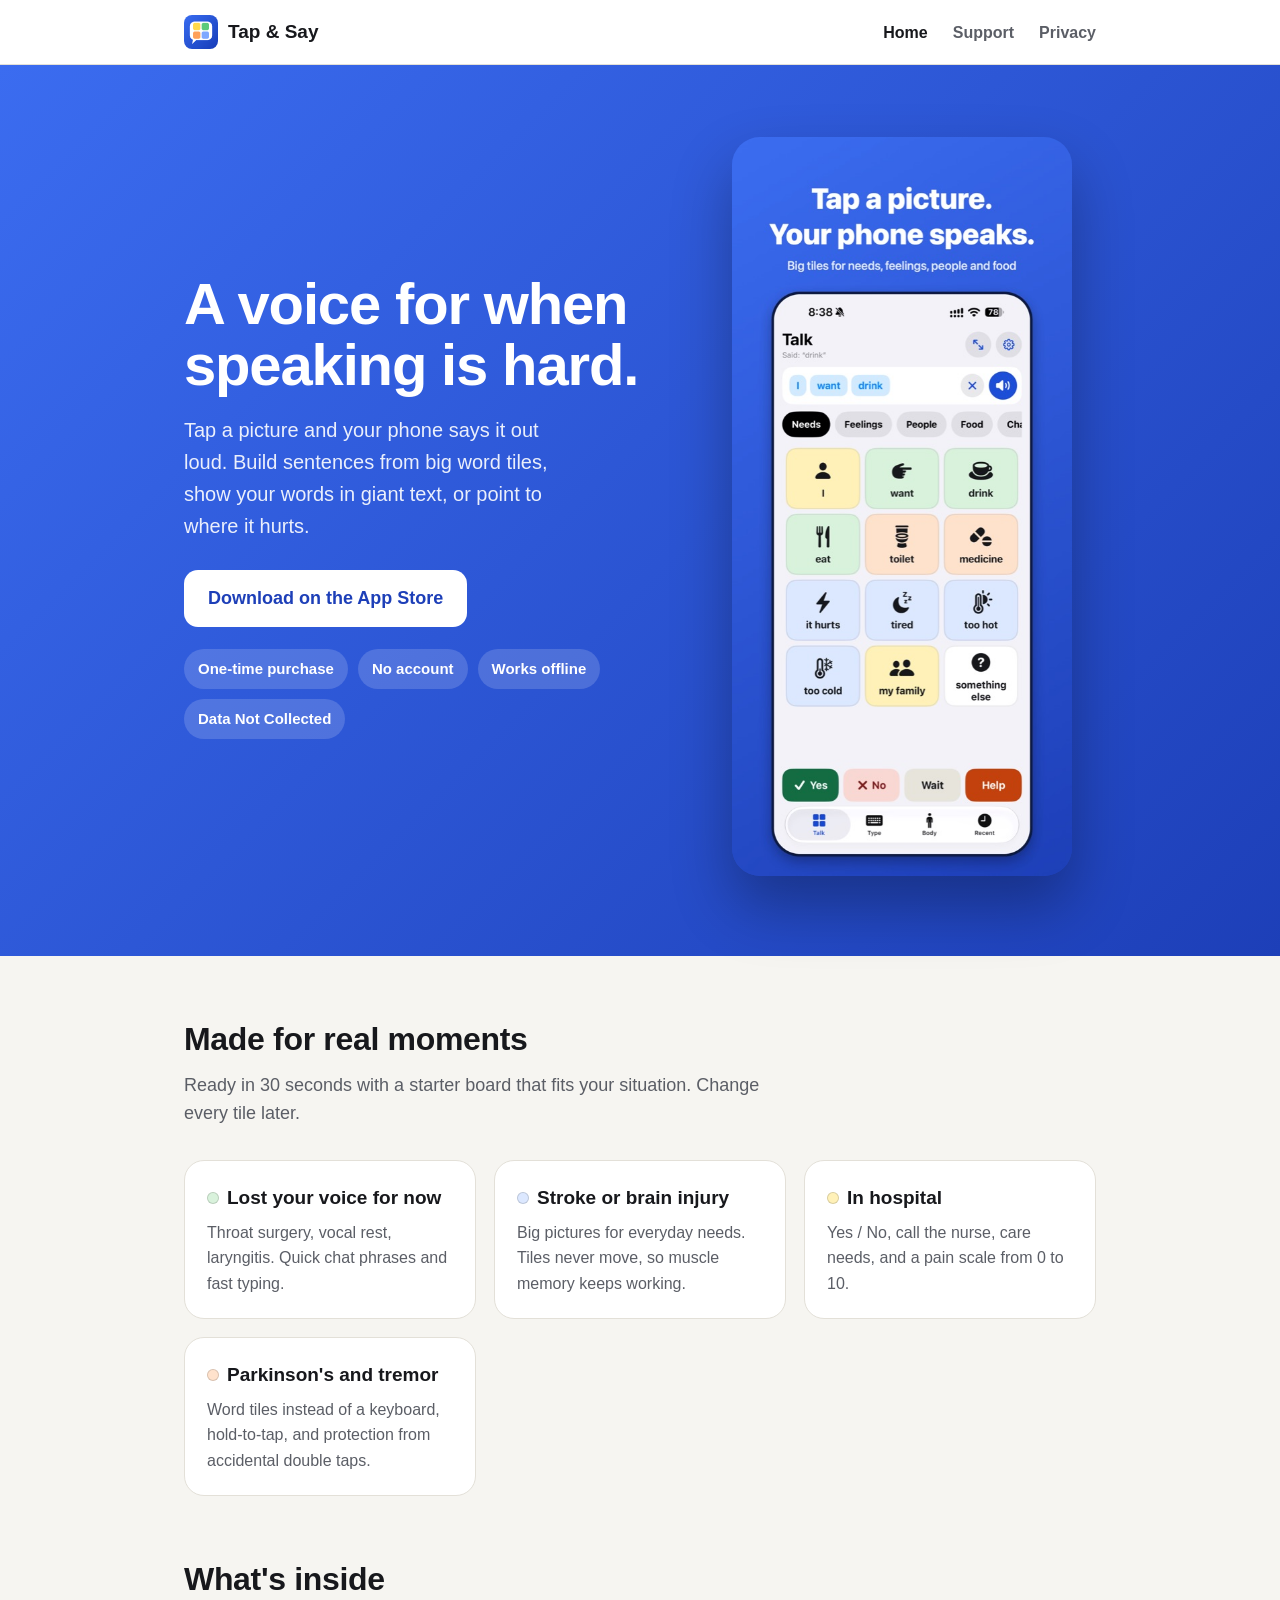
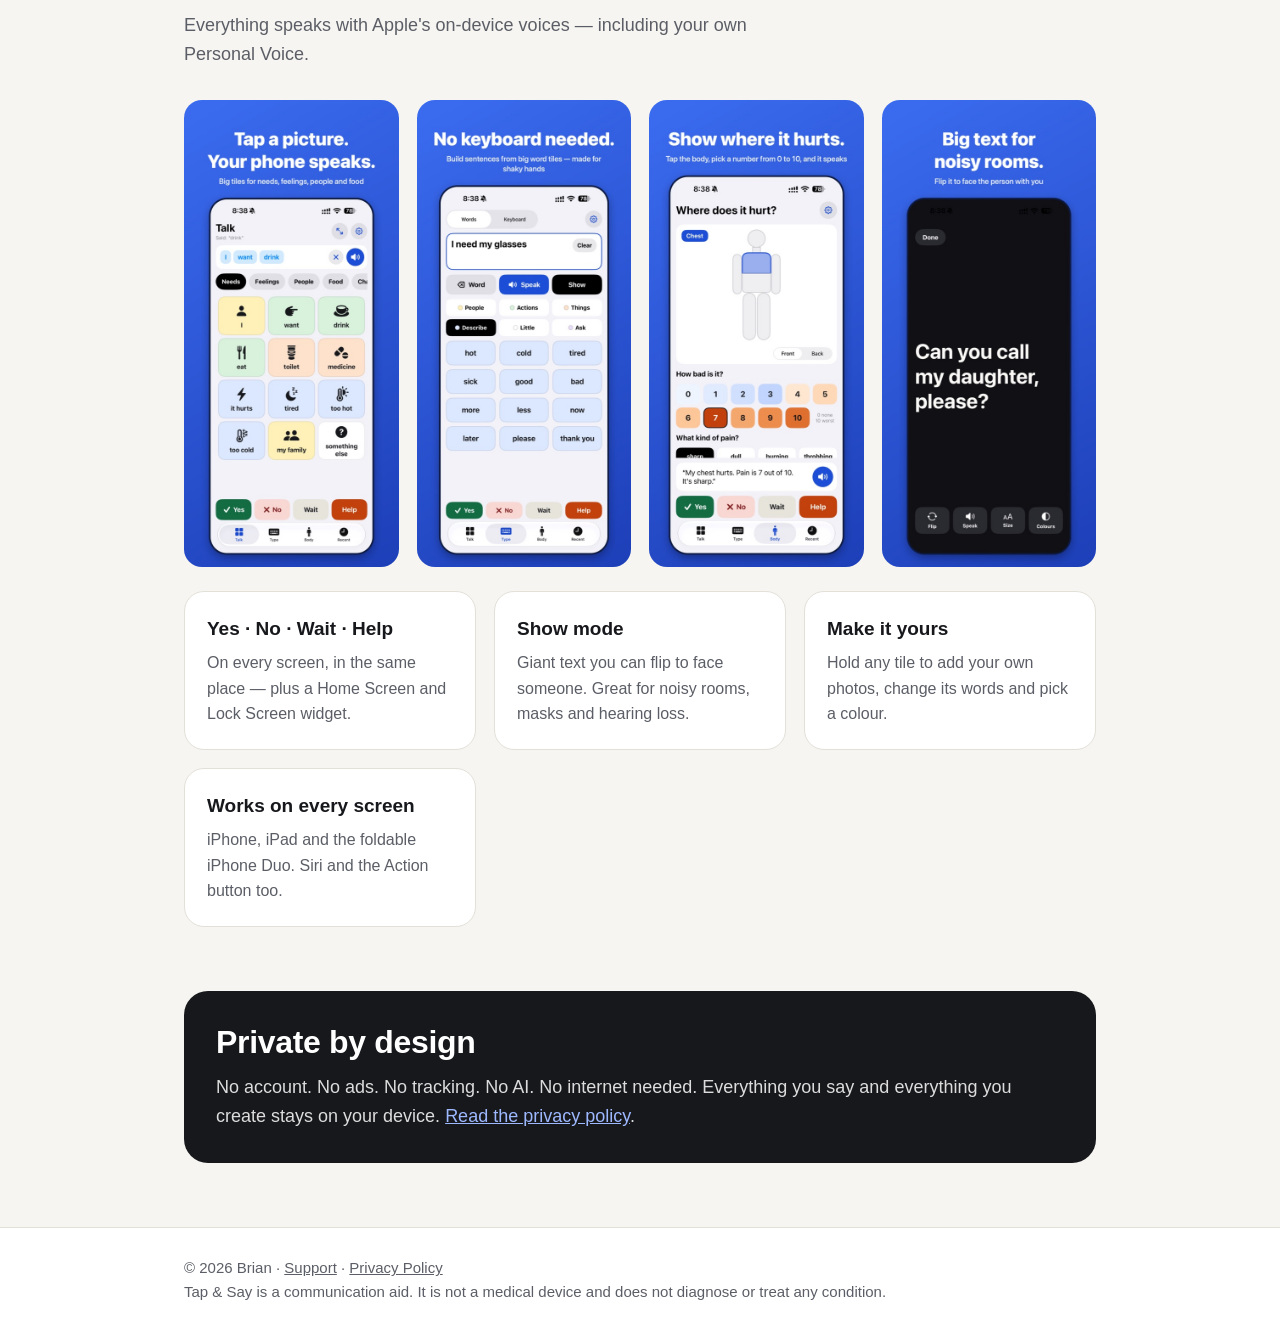
<file: index.html>
<!doctype html>
<html lang="en">
<head>
  <meta charset="utf-8">
  <meta name="viewport" content="width=device-width, initial-scale=1">
  <title>Tap &amp; Say — a talking board for when speaking is hard</title>
  <meta name="description" content="Tap & Say gives you a voice when speaking is hard. Picture tiles that speak in one tap, a word builder for shaky hands, and a pain board. No account, no ads, nothing leaves your phone.">
  <link rel="icon" href="images/icon.png">
  <link rel="apple-touch-icon" href="images/icon.png">
  <link rel="stylesheet" href="style.css">
</head>
<body>
  <header class="site-header">
    <div class="wrap">
      <a class="brand" href="./"><img src="images/icon.png" alt="">Tap &amp; Say</a>
      <nav aria-label="Main">
        <a href="./" aria-current="page">Home</a>
        <a href="support.html">Support</a>
        <a href="privacy.html">Privacy</a>
      </nav>
    </div>
  </header>

  <main>
    <div class="hero">
      <div class="wrap">
        <div>
          <h1>A voice for when speaking is hard.</h1>
          <p>Tap a picture and your phone says it out loud. Build sentences from big word tiles, show your words in giant text, or point to where it hurts.</p>
          <a class="cta" href="https://apps.apple.com/app/id6839189055">Download on the App Store</a>
          <div class="badges">
            <span class="badge">One-time purchase</span>
            <span class="badge">No account</span>
            <span class="badge">Works offline</span>
            <span class="badge">Data Not Collected</span>
          </div>
        </div>
        <img src="images/01-talk.jpg" alt="The Talk board: picture tiles for I, want, drink, eat, toilet, medicine and more, with Yes, No, Wait and Help buttons.">
      </div>
    </div>

    <section>
      <div class="wrap">
        <h2>Made for real moments</h2>
        <p class="lead">Ready in 30 seconds with a starter board that fits your situation. Change every tile later.</p>
        <div class="grid">
          <div class="card"><h3><span class="dot" style="background:var(--green)"></span>Lost your voice for now</h3><p>Throat surgery, vocal rest, laryngitis. Quick chat phrases and fast typing.</p></div>
          <div class="card"><h3><span class="dot" style="background:var(--sky)"></span>Stroke or brain injury</h3><p>Big pictures for everyday needs. Tiles never move, so muscle memory keeps working.</p></div>
          <div class="card"><h3><span class="dot" style="background:var(--yellow)"></span>In hospital</h3><p>Yes / No, call the nurse, care needs, and a pain scale from 0 to 10.</p></div>
          <div class="card"><h3><span class="dot" style="background:var(--orange)"></span>Parkinson's and tremor</h3><p>Word tiles instead of a keyboard, hold-to-tap, and protection from accidental double taps.</p></div>
        </div>
      </div>
    </section>

    <section style="padding-top:0">
      <div class="wrap">
        <h2>What's inside</h2>
        <p class="lead">Everything speaks with Apple's on-device voices — including your own Personal Voice.</p>
        <div class="shots">
          <img src="images/01-talk.jpg" alt="Talk board with picture tiles that speak in one tap.">
          <img src="images/02-words.jpg" alt="Word builder: big word tiles to build a sentence without a keyboard.">
          <img src="images/03-body.jpg" alt="Body and pain: tap where it hurts and choose a number from 0 to 10.">
          <img src="images/04-show.jpg" alt="Show mode: giant text to show the person you're talking to.">
        </div>
        <div class="grid" style="margin-top:24px">
          <div class="card"><h3>Yes · No · Wait · Help</h3><p>On every screen, in the same place — plus a Home Screen and Lock Screen widget.</p></div>
          <div class="card"><h3>Show mode</h3><p>Giant text you can flip to face someone. Great for noisy rooms, masks and hearing loss.</p></div>
          <div class="card"><h3>Make it yours</h3><p>Hold any tile to add your own photos, change its words and pick a colour.</p></div>
          <div class="card"><h3>Works on every screen</h3><p>iPhone, iPad and the foldable iPhone Duo. Siri and the Action button too.</p></div>
        </div>
      </div>
    </section>

    <section style="padding-top:0">
      <div class="wrap">
        <div class="privacy-box">
          <h2>Private by design</h2>
          <p>No account. No ads. No tracking. No AI. No internet needed. Everything you say and everything you create stays on your device. <a href="privacy.html">Read the privacy policy</a>.</p>
        </div>
      </div>
    </section>
  </main>

  <footer>
    <div class="wrap">© 2026 Brian · <a href="support.html">Support</a> · <a href="privacy.html">Privacy Policy</a><br>Tap &amp; Say is a communication aid. It is not a medical device and does not diagnose or treat any condition.</div>
  </footer>
</body>
</html>
</file>
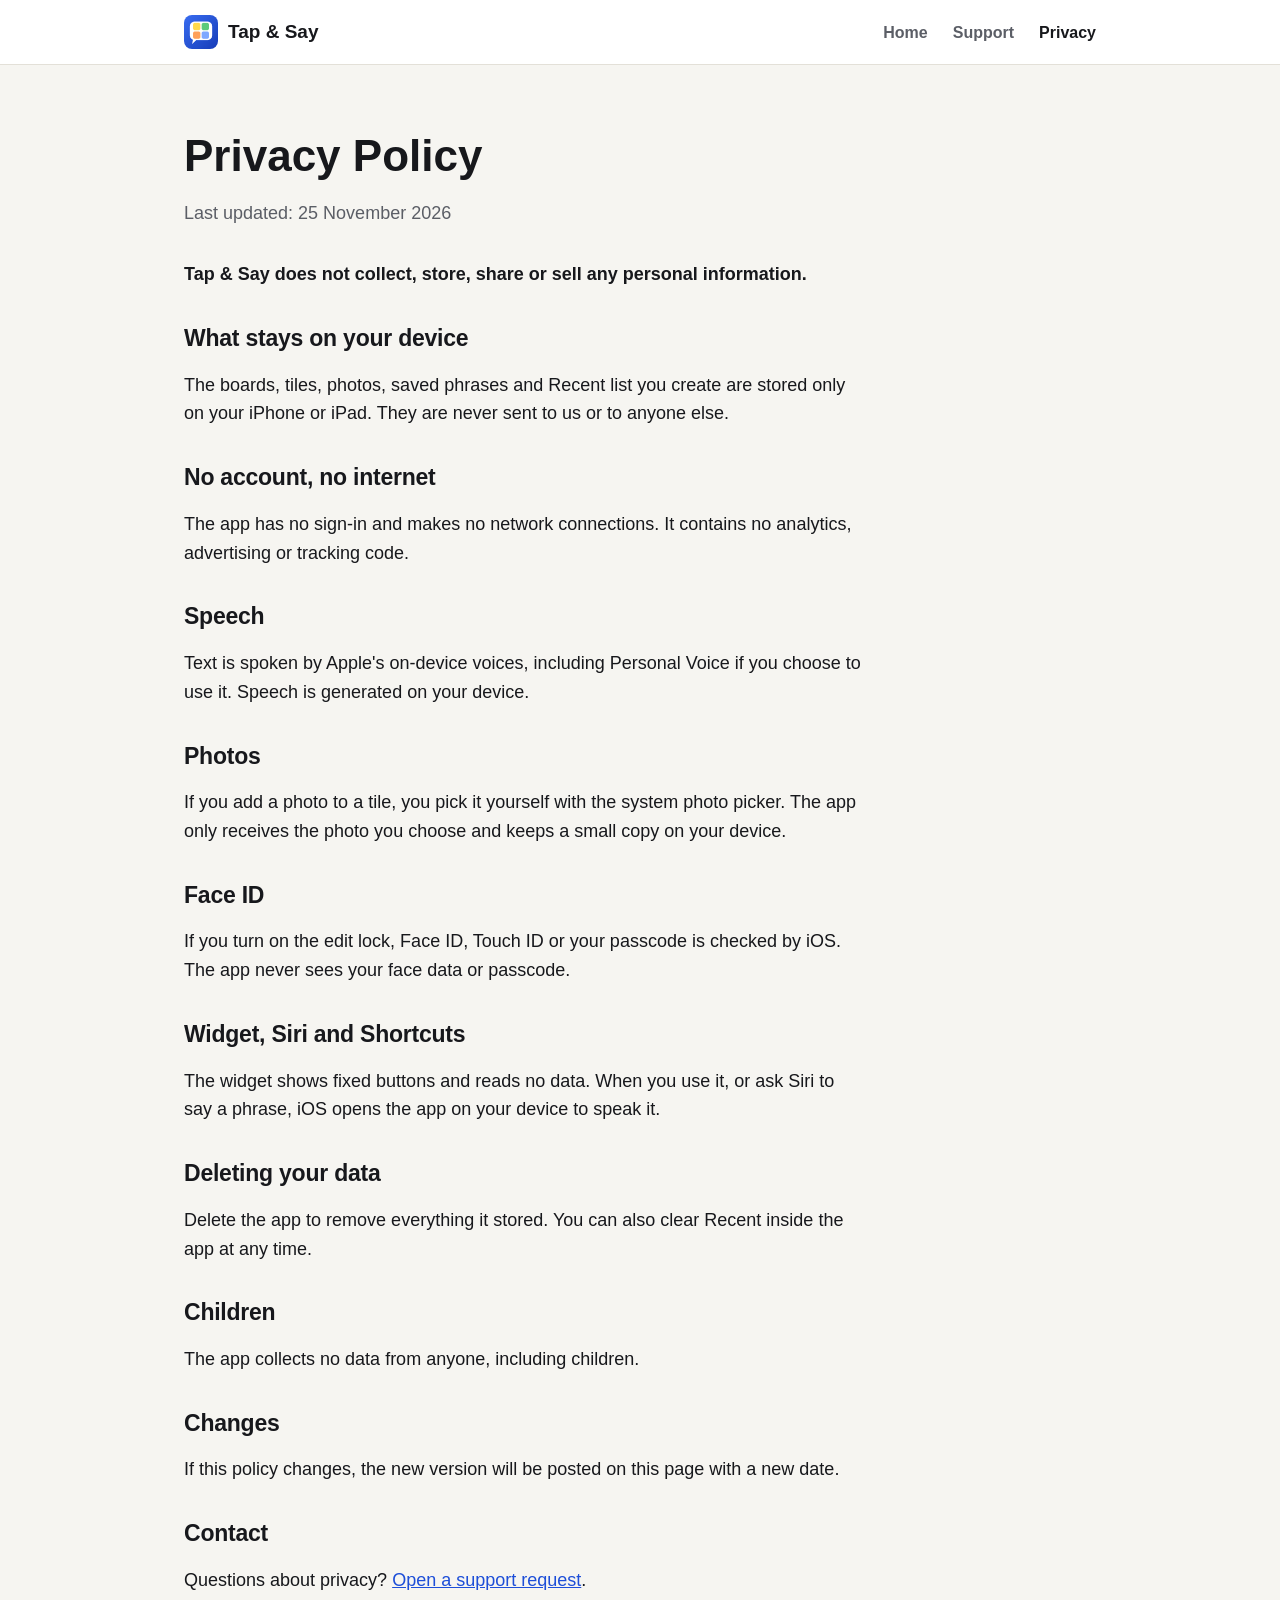
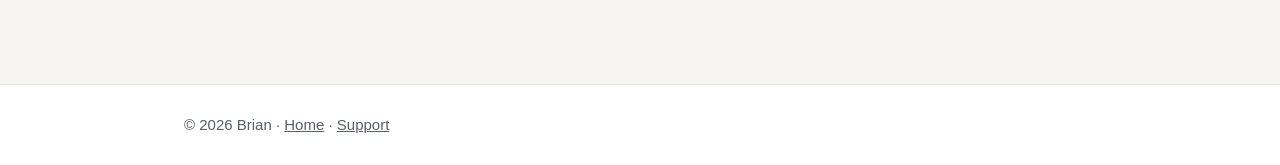
<file: privacy.html>
<!doctype html>
<html lang="en">
<head>
  <meta charset="utf-8">
  <meta name="viewport" content="width=device-width, initial-scale=1">
  <title>Privacy Policy — Tap &amp; Say</title>
  <link rel="icon" href="images/icon.png">
  <link rel="stylesheet" href="style.css">
</head>
<body>
  <header class="site-header">
    <div class="wrap">
      <a class="brand" href="./"><img src="images/icon.png" alt="">Tap &amp; Say</a>
      <nav aria-label="Main">
        <a href="./">Home</a>
        <a href="support.html">Support</a>
        <a href="privacy.html" aria-current="page">Privacy</a>
      </nav>
    </div>
  </header>

  <main class="page">
    <div class="wrap">
      <h1>Privacy Policy</h1>
      <p class="updated">Last updated: 25 November 2026</p>

      <p><strong>Tap &amp; Say does not collect, store, share or sell any personal information.</strong></p>

      <h2>What stays on your device</h2>
      <p>The boards, tiles, photos, saved phrases and Recent list you create are stored only on your iPhone or iPad. They are never sent to us or to anyone else.</p>

      <h2>No account, no internet</h2>
      <p>The app has no sign-in and makes no network connections. It contains no analytics, advertising or tracking code.</p>

      <h2>Speech</h2>
      <p>Text is spoken by Apple's on-device voices, including Personal Voice if you choose to use it. Speech is generated on your device.</p>

      <h2>Photos</h2>
      <p>If you add a photo to a tile, you pick it yourself with the system photo picker. The app only receives the photo you choose and keeps a small copy on your device.</p>

      <h2>Face ID</h2>
      <p>If you turn on the edit lock, Face ID, Touch ID or your passcode is checked by iOS. The app never sees your face data or passcode.</p>

      <h2>Widget, Siri and Shortcuts</h2>
      <p>The widget shows fixed buttons and reads no data. When you use it, or ask Siri to say a phrase, iOS opens the app on your device to speak it.</p>

      <h2>Deleting your data</h2>
      <p>Delete the app to remove everything it stored. You can also clear Recent inside the app at any time.</p>

      <h2>Children</h2>
      <p>The app collects no data from anyone, including children.</p>

      <h2>Changes</h2>
      <p>If this policy changes, the new version will be posted on this page with a new date.</p>

      <h2>Contact</h2>
      <p>Questions about privacy? <a href="https://github.com/echorest86/tapsay/issues/new">Open a support request</a>.</p>
    </div>
  </main>

  <footer>
    <div class="wrap">© 2026 Brian · <a href="./">Home</a> · <a href="support.html">Support</a></div>
  </footer>
</body>
</html>
</file>
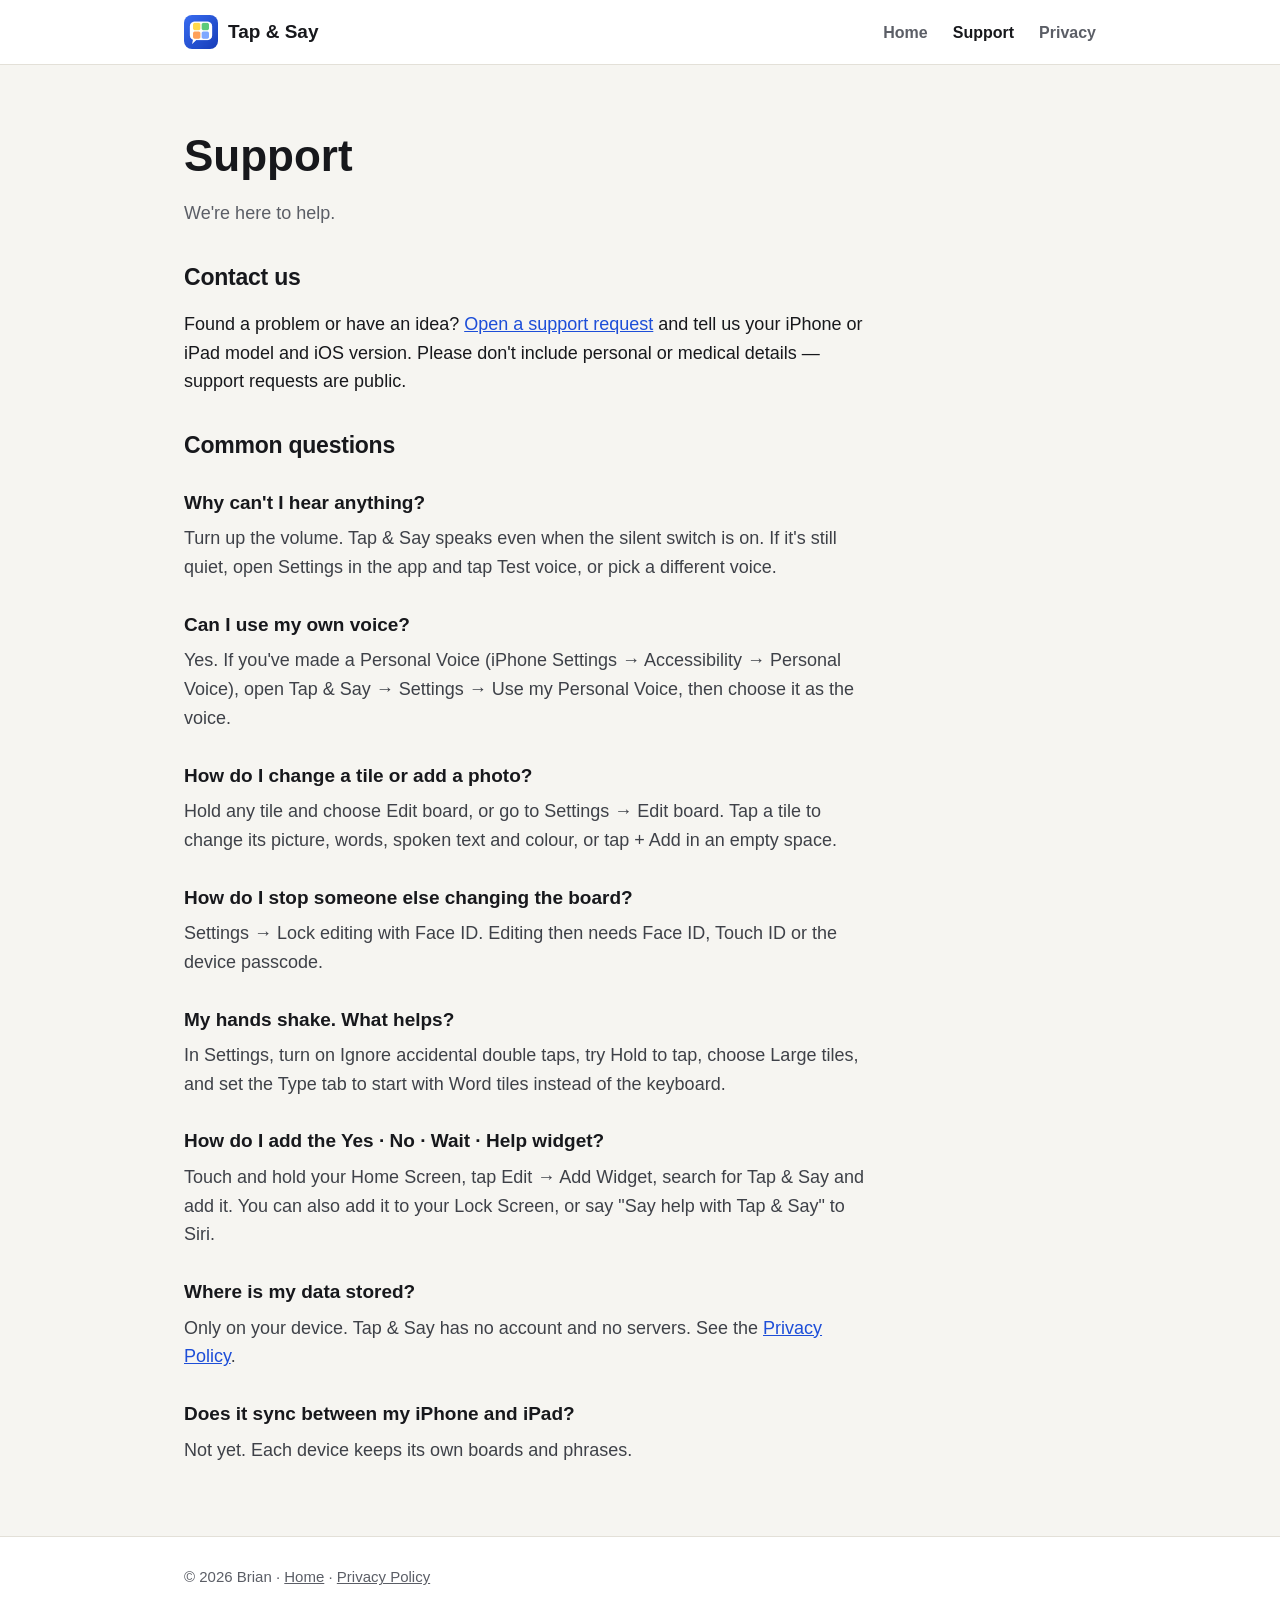
<file: support.html>
<!doctype html>
<html lang="en">
<head>
  <meta charset="utf-8">
  <meta name="viewport" content="width=device-width, initial-scale=1">
  <title>Support — Tap &amp; Say</title>
  <link rel="icon" href="images/icon.png">
  <link rel="stylesheet" href="style.css">
</head>
<body>
  <header class="site-header">
    <div class="wrap">
      <a class="brand" href="./"><img src="images/icon.png" alt="">Tap &amp; Say</a>
      <nav aria-label="Main">
        <a href="./">Home</a>
        <a href="support.html" aria-current="page">Support</a>
        <a href="privacy.html">Privacy</a>
      </nav>
    </div>
  </header>

  <main class="page">
    <div class="wrap">
      <h1>Support</h1>
      <p class="updated">We're here to help.</p>

      <h2>Contact us</h2>
      <p>Found a problem or have an idea? <a href="https://github.com/echorest86/tapsay/issues/new">Open a support request</a> and tell us your iPhone or iPad model and iOS version. Please don't include personal or medical details — support requests are public.</p>

      <div class="faq">
        <h2>Common questions</h2>

        <h3>Why can't I hear anything?</h3>
        <p>Turn up the volume. Tap &amp; Say speaks even when the silent switch is on. If it's still quiet, open Settings in the app and tap Test voice, or pick a different voice.</p>

        <h3>Can I use my own voice?</h3>
        <p>Yes. If you've made a Personal Voice (iPhone Settings → Accessibility → Personal Voice), open Tap &amp; Say → Settings → Use my Personal Voice, then choose it as the voice.</p>

        <h3>How do I change a tile or add a photo?</h3>
        <p>Hold any tile and choose Edit board, or go to Settings → Edit board. Tap a tile to change its picture, words, spoken text and colour, or tap + Add in an empty space.</p>

        <h3>How do I stop someone else changing the board?</h3>
        <p>Settings → Lock editing with Face ID. Editing then needs Face ID, Touch ID or the device passcode.</p>

        <h3>My hands shake. What helps?</h3>
        <p>In Settings, turn on Ignore accidental double taps, try Hold to tap, choose Large tiles, and set the Type tab to start with Word tiles instead of the keyboard.</p>

        <h3>How do I add the Yes · No · Wait · Help widget?</h3>
        <p>Touch and hold your Home Screen, tap Edit → Add Widget, search for Tap &amp; Say and add it. You can also add it to your Lock Screen, or say "Say help with Tap &amp; Say" to Siri.</p>

        <h3>Where is my data stored?</h3>
        <p>Only on your device. Tap &amp; Say has no account and no servers. See the <a href="privacy.html">Privacy Policy</a>.</p>

        <h3>Does it sync between my iPhone and iPad?</h3>
        <p>Not yet. Each device keeps its own boards and phrases.</p>
      </div>
    </div>
  </main>

  <footer>
    <div class="wrap">© 2026 Brian · <a href="./">Home</a> · <a href="privacy.html">Privacy Policy</a></div>
  </footer>
</body>
</html>
</file>
<file: style.css>
:root {
  --blue: #1d4ed8;
  --blue-dark: #1d3fb8;
  --ink: #17181c;
  --muted: #5b5e66;
  --ground: #f6f5f1;
  --card: #ffffff;
  --line: #e3e0d8;
  --yellow: #fff1b8;
  --green: #d9f2dc;
  --orange: #ffe2cc;
  --sky: #dce8ff;
}

* { box-sizing: border-box; }

html { -webkit-text-size-adjust: 100%; }

body {
  margin: 0;
  font-family: -apple-system, BlinkMacSystemFont, "SF Pro Text", "Segoe UI", Roboto, Helvetica, Arial, sans-serif;
  font-size: 18px;
  line-height: 1.6;
  color: var(--ink);
  background: var(--ground);
}

a { color: var(--blue); }
a:hover { color: var(--blue-dark); }

.wrap { max-width: 960px; margin: 0 auto; padding: 0 24px; }

/* Header */
.site-header { background: var(--card); border-bottom: 1px solid var(--line); }
.site-header .wrap { display: flex; align-items: center; justify-content: space-between; gap: 16px; min-height: 64px; flex-wrap: wrap; }
.brand { display: flex; align-items: center; gap: 10px; font-weight: 700; font-size: 19px; color: var(--ink); text-decoration: none; }
.brand img { width: 34px; height: 34px; border-radius: 8px; }
nav a { margin-left: 20px; color: var(--muted); text-decoration: none; font-weight: 600; font-size: 16px; }
nav a:first-child { margin-left: 0; }
nav a[aria-current="page"], nav a:hover { color: var(--ink); }

/* Hero */
.hero { background: linear-gradient(135deg, #3b6cf0, var(--blue-dark)); color: #fff; padding: 72px 0 80px; }
.hero .wrap { display: grid; grid-template-columns: 1.1fr 0.9fr; gap: 48px; align-items: center; }
.hero h1 { font-size: clamp(36px, 6vw, 58px); line-height: 1.05; margin: 0 0 18px; letter-spacing: -0.02em; }
.hero p { font-size: 20px; margin: 0 0 28px; color: rgba(255, 255, 255, 0.9); max-width: 34ch; }
.hero img { width: 100%; max-width: 340px; justify-self: center; border-radius: 28px; box-shadow: 0 30px 60px rgba(0, 0, 0, 0.3); }
.badges { display: flex; flex-wrap: wrap; gap: 10px; }
.badge { display: inline-block; padding: 8px 14px; border-radius: 999px; background: rgba(255, 255, 255, 0.16); font-weight: 600; font-size: 15px; }
.cta { display: inline-block; margin-bottom: 22px; padding: 14px 24px; border-radius: 14px; background: #fff; color: var(--blue-dark); font-weight: 700; text-decoration: none; }
.cta:hover { color: var(--ink); }

/* Sections */
section { padding: 64px 0; }
h2 { font-size: 32px; line-height: 1.2; margin: 0 0 12px; letter-spacing: -0.01em; }
.lead { color: var(--muted); margin: 0 0 32px; max-width: 60ch; }

.grid { display: grid; grid-template-columns: repeat(auto-fit, minmax(240px, 1fr)); gap: 18px; }
.card { background: var(--card); border: 1px solid var(--line); border-radius: 20px; padding: 22px; }
.card h3 { margin: 0 0 6px; font-size: 19px; }
.card p { margin: 0; color: var(--muted); font-size: 16px; }
.dot { display: inline-block; width: 12px; height: 12px; border-radius: 6px; margin-right: 8px; border: 1px solid rgba(0, 0, 0, 0.15); }

.shots { display: grid; grid-template-columns: repeat(auto-fit, minmax(200px, 1fr)); gap: 18px; }
.shots img { width: 100%; border-radius: 18px; display: block; }

.privacy-box { background: var(--ink); color: #fff; border-radius: 24px; padding: 32px; }
.privacy-box h2 { color: #fff; }
.privacy-box p { color: rgba(255, 255, 255, 0.85); margin: 0; }
.privacy-box a { color: #9db8ff; }

/* Text pages */
.page { padding: 56px 0 72px; }
.page h1 { font-size: clamp(32px, 5vw, 44px); margin: 0 0 8px; }
.page .updated { color: var(--muted); margin: 0 0 32px; }
.page h2 { font-size: 23px; margin: 36px 0 8px; }
.page p, .page li { max-width: 68ch; }
.faq h3 { font-size: 19px; margin: 28px 0 6px; }
.faq p { margin: 0; color: #3e4148; }

/* Footer */
footer { border-top: 1px solid var(--line); background: var(--card); padding: 28px 0; color: var(--muted); font-size: 15px; }
footer a { color: var(--muted); }

@media (max-width: 760px) {
  .hero .wrap { grid-template-columns: 1fr; }
  .hero img { max-width: 260px; }
  nav a { margin-left: 14px; }
}
</file>
